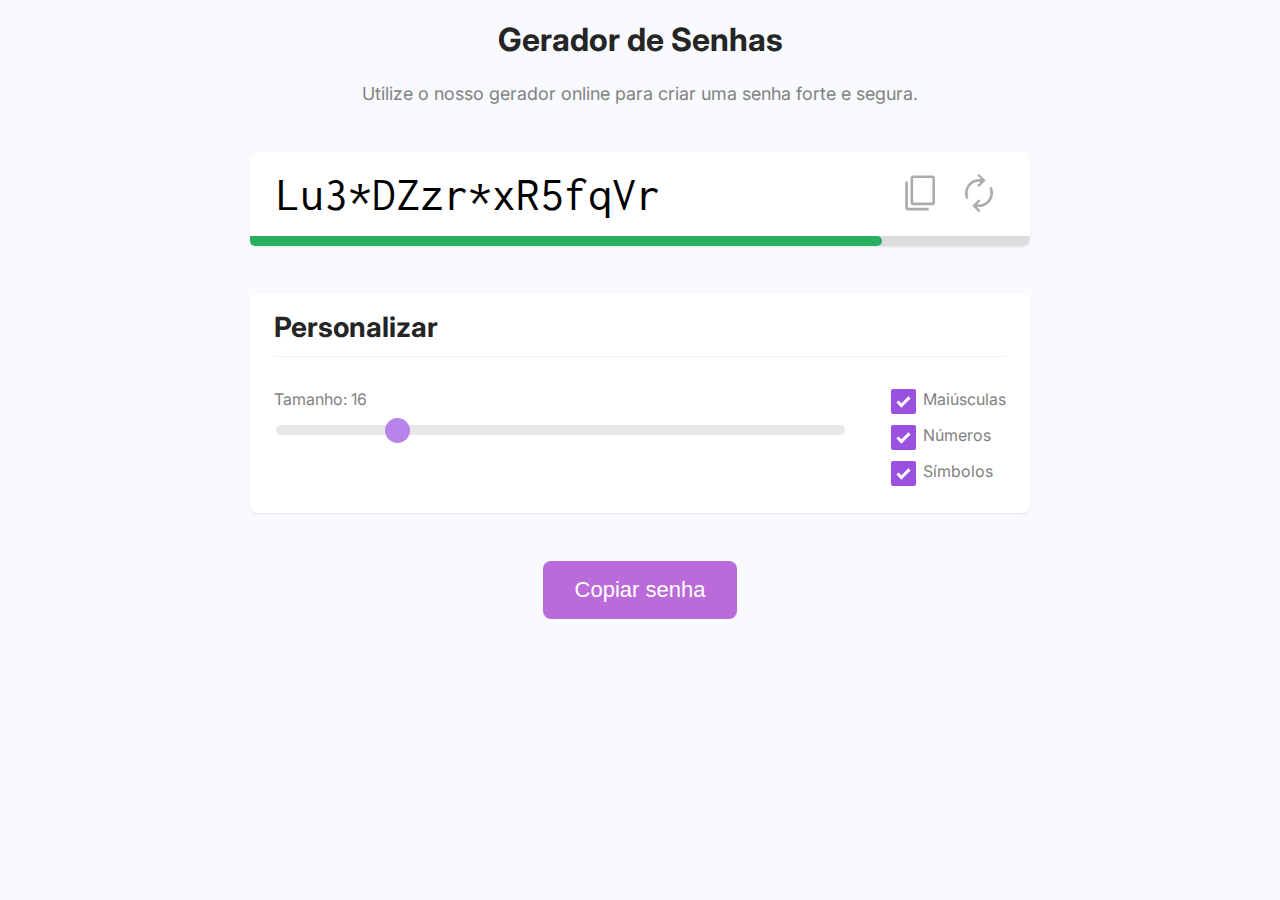
<file: index.html>
<!DOCTYPE html>
<html lang="pt-BR">
<head>
    <meta charset="UTF-8">
    <meta name="viewport" content="width=device-width, initial-scale=1.0">
    <link rel="stylesheet" href="style.css">
    <link rel="stylesheet" href="reset.css">
    <link rel="preconnect" href="https://fonts.googleapis.com">
    <link rel="preconnect" href="https://fonts.gstatic.com" crossorigin>
    <link href="https://fonts.googleapis.com/css2?family=Inter:wght@100..900&display=swap" rel="stylesheet">
    <link href="https://fonts.googleapis.com/css2?family=Inconsolata:wght@200..900&display=swap" rel="stylesheet">
    <title>Gerador de senhas</title>
</head>
<body>
    <main>
        <section class="hero">
            <h1 class="title">Gerador de Senhas</h1>
            <p class="subtitle">Utilize o nosso gerador online para criar uma senha forte e segura.</p>
        </section>

        <section class="box">
            <div class="password">
                <div class="text">
                    <input type="text" name="password" id="password">
                </div>
                <div class="actions">
                    <button id="copypsw">
                        <img src="copy.svg" width="42">
                    </button>
                    <button id="renew">
                        <img src="renew.svg" width="42">
                    </button>
                </div>
            </div>
            <div class="security-indicator">
                <div id="security-indicator-bar" class="bar"></div>
            </div>
        </section>

        <section class="box customize">
            <h3 class="title">Personalizar</h3>
            <div class="actions">
                <div class="password-length">
                    <p>Tamanho: <span id="password-length-text">16</span></p>
                    <input
                    type="range"
                    name="password-length"
                    id="password-length"
                    class="slider"
                    value="16"
                    min="4"
                    max="64">
                </div>
                <div class="config">
                    <label class="checkbox-container">
                        <span class="text">Maiúsculas</span>
                        <input type="checkbox" id="uppercase-check" checked>
                        <span class="checkmark"></span>
                    </label>
                    <label class="checkbox-container">
                        <span class="text">Números</span>
                        <input type="checkbox" id="number-check" checked>
                        <span class="checkmark"></span>
                    </label>
                    <label class="checkbox-container">
                        <span class="text">Símbolos</span>
                        <input type="checkbox" id="symbol-check" checked>
                        <span class="checkmark"></span>
                    </label>
                </div>
            </div>
        </section>
    

        <div class="submit">
            <button id="copy">Copiar senha</button>
        </div>
        
    </main>


    <script src="script_senha.js"></script>
</body>
</html>
</file>
<file: style.css>
body {
    background-color: #f8fafd;
    font-family: "Inter", sans-serif;
    font-weight: normal;
    color: #252525;
    padding: 20px;
    margin: 0;    
  }

main {
    max-width: 780px;
    margin: 0 auto;
}

.hero {
    text-align: center;
    padding-bottom: 3rem;
}

.hero .title {
    font-size: 2rem;
    font-weight: bold;
    padding-bottom: 1.5rem;
}

.hero .subtitle {
    font-size: 1.125rem;
    color: #828282;
}

.box {
    background: #fff;
    box-shadow: 0 1px 2px rgba(132, 148, 165, 0.2);
    border-radius: 8px;
    margin-bottom: 3rem;
}

.password {
    display: flex;
    align-items: center;
    padding: 1rem 1.5rem;
}

.password .text {
    flex: 1;
}

.password .text input {
    font-family: "Inconsolata", monospace;
    font-size: 3rem;
    border: none;
    outline: none;
    cursor: default;
    height: 52px;
    width: 100%;
    transition: all 0.2s;
    -webkit-user-select: none;
    -moz-user-select: none;
    -ms-user-select: none;
    user-select: none;
}

.password .text input.font-sm {
    font-size: 2rem;
}

.password .text input.font-xs {
    font-size: 1.5rem;
}

.password .text input.font-xxs {
    font-size: 1rem;
}

.password .actions button {
    background-color: transparent;
    border: none;
    cursor: pointer;
    opacity: 0.7;
    transition: opacity 0.2s;
}

.security-indicator {
    height: 10px;
    background-color: #ddd;
    border-bottom-left-radius: 8px;
    border-bottom-right-radius: 8px;
}

.security-indicator .bar {
    height: 10px;
    border-top-right-radius: 8px;
    border-bottom-left-radius: 8px;
    border-bottom-right-radius: 8px;
    transition: all 0.2s;
}

.security-indicator .bar.completed {
    border-top-right-radius: 0;
}
.security-indicator .bar.critical {
    background-color: #eb5757;
}
.security-indicator .bar.warning {
    background-color: #f2c94c;
}
.security-indicator .bar.safe {
    background-color: #27ae60;
}

.customize {
    padding: 1rem 1.5rem;
}

.customize .title {
    border-bottom: 1px solid #f0f0f0;
    font-size: 1.75rem;
    font-weight: bold;
    margin-bottom: 2rem;
    padding-bottom: 0.75rem;
}

.customize .actions {
    display: flex;
    gap: 3rem;
    color: #828282;
}

.customize .password-length {
    flex: 1;
}

.customize .password-length .slider {
    appearance: none;
    -webkit-appearance: none;
    height: 10px;
    background: #ddd;
    outline: none;
    border-radius: 8px;
    width: 100%;
    opacity: 0.7;
    transition: opacity 0.2s;
    margin-top: 1rem;
}

    .customize .password-length .slider:hover {
        opacity: 1;
    }

    .customize .password-length .slider::-webkit-slider-thumb {
        -webkit-appearance: none;
        appearance: none;
        width: 25px;
        height: 25px;
        border-radius: 25px;
        background: #9b51e0;
        cursor: pointer;
    }

    .customize .password-length .slider::-moz-range-thumb {
        width: 25px;
        height: 25px;
        border-radius: 25px;
        background: #9b51e0;
        cursor: pointer;
    }

.checkbox-container {
    display: block;
    position: relative;
    padding-left: 2rem;
    margin-bottom: 1rem;
    cursor: pointer;
    user-select: none;
    -webkit-user-select: none;
    -moz-user-select: none;
    -ms-user-select: none;
}

.checkbox-container input {
    position: absolute;
    width: 0;
    height: 0;
    opacity: 0;
    cursor: pointer;
}

.checkbox-container .checkmark {
    position: absolute;
    top: 0;
    left: 0;
    width: 25px;
    height: 25px;
    background-color: #ddd;
    border-radius: 2px;
    transition: all 0.2s;
}

.checkbox-container:hover input ~ .checkmark {
    background-color: #ccc;
}

.checkbox-container input:checked ~ .checkmark {
    background-color: #9b51e0;
}

.checkbox-container .checkmark:after { /* Aqui ele cria o check branco dentro da caixa*/
    content: "";
    display: none;
    position: absolute;
    left: 9px;
    top: 5px;
    width: 7px;
    height: 13px;
    border: 1px solid #fff;
    border-width: 0 3px 3px 0;
    transform: rotate(45deg);
}

.checkbox-container input:checked ~ .checkmark:after {
    display: block;
}

.submit {
    text-align: center;
}

.submit button {
    background-color: #bb6bd9;
    font-size: 1.375rem;
    color: #fff;
    border: none;
    border-radius: 8px;
    cursor: pointer;
    padding: 1rem 2rem;
    transition: all 0.2s;
}

    .submit button:hover {
        background-color: #9b51e0;
    }

/* Responsivo mobile */
@media only screen and (max-width: 480px) { 
    .password {
        padding: 1rem;
    }
    .password .text input {
        font-size: 1.5rem;
    }
    .password .text input.font-sm {
        font-size: 1.2rem;
    }
    .password .text input.font-xs {
        font-size: 0.8rem;
    }
    .password .text input.font-xxs {
        font-size: 0.5rem;
    }
    .password .actions img {
        width: 24px;
    }
    }
</file>
